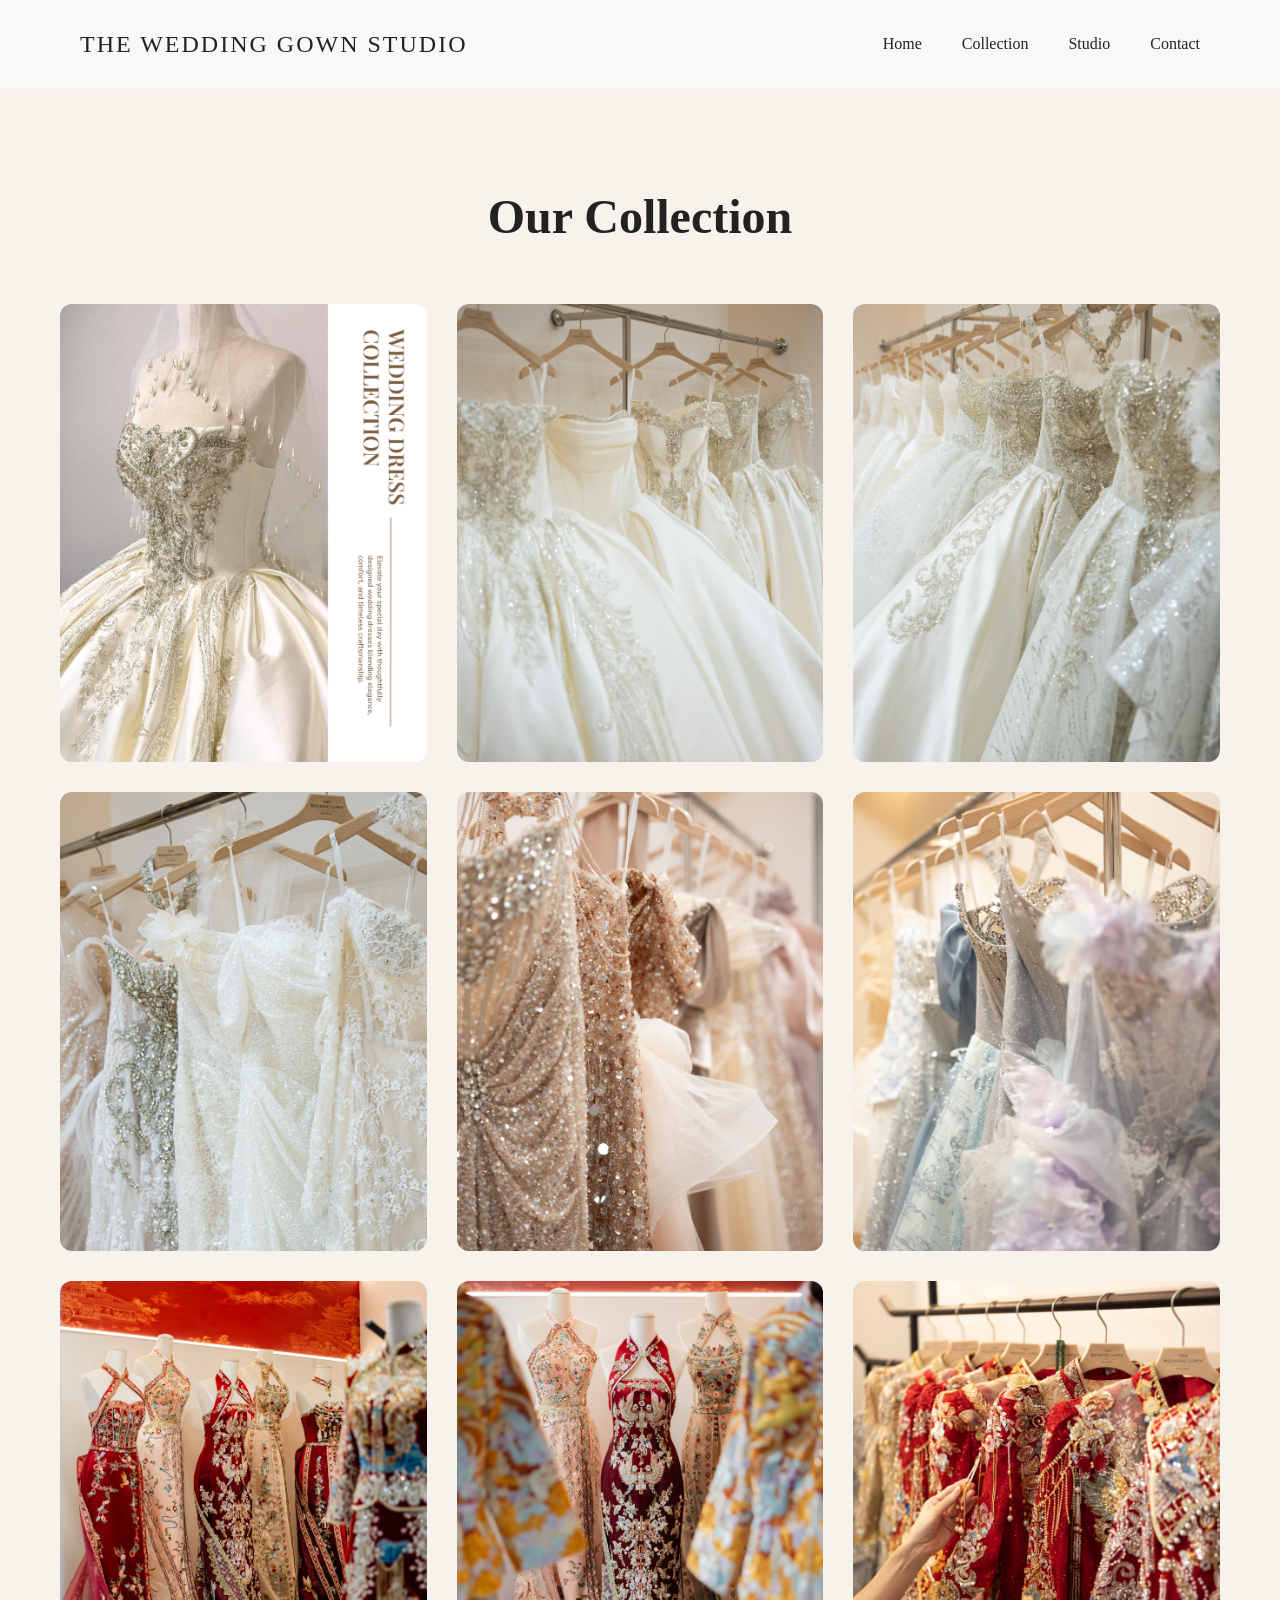
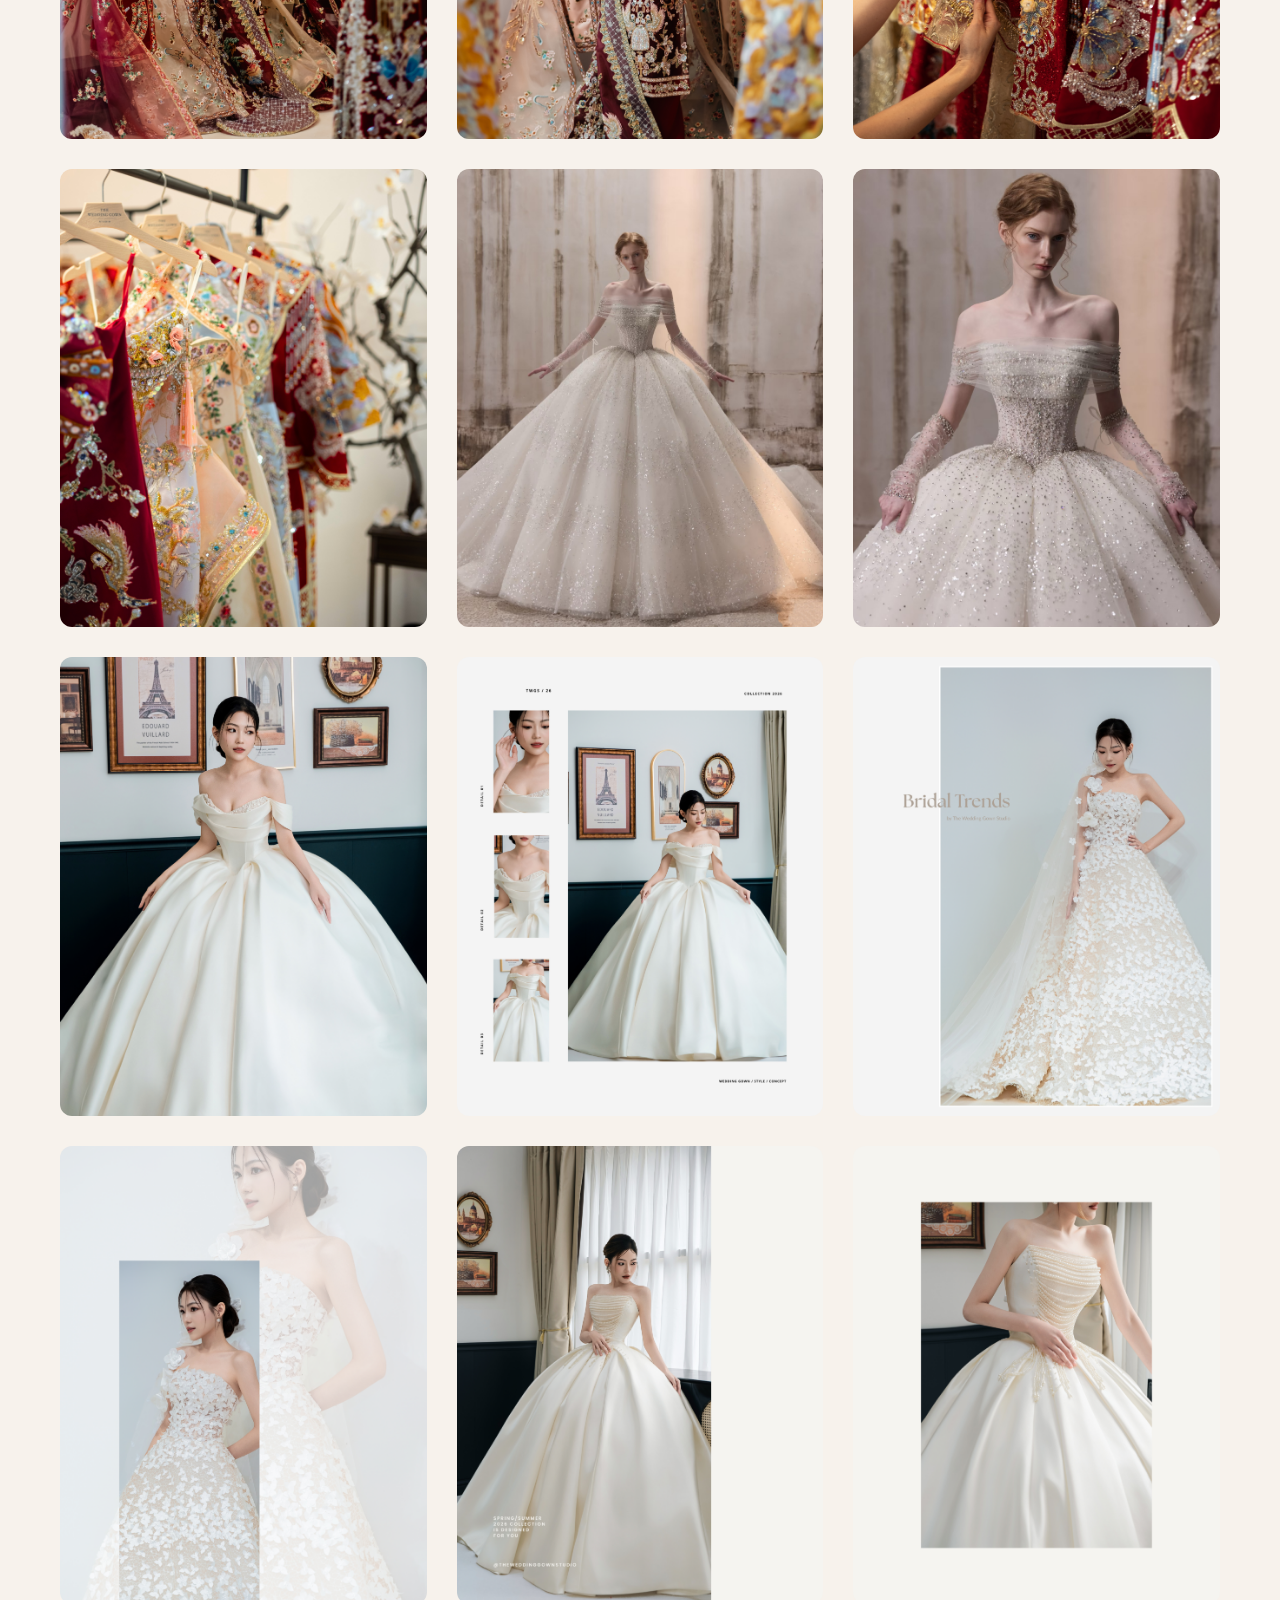
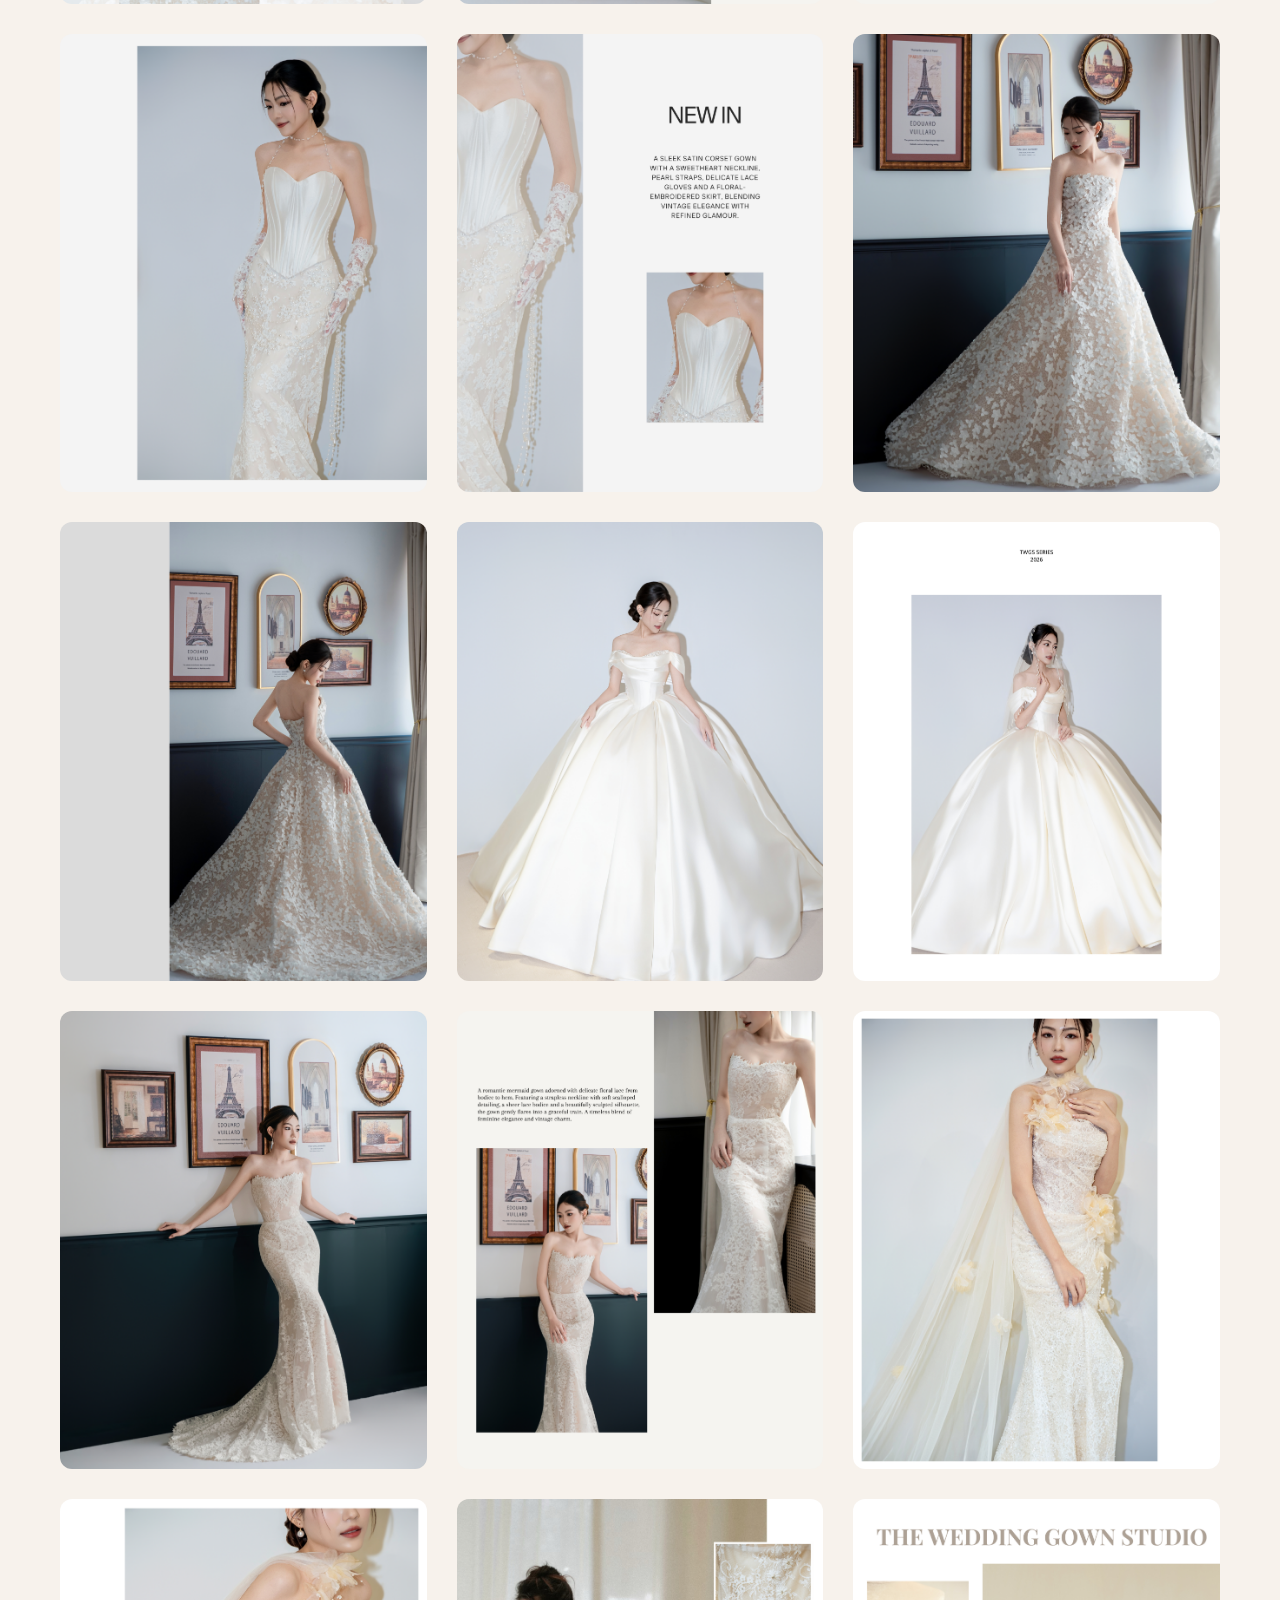
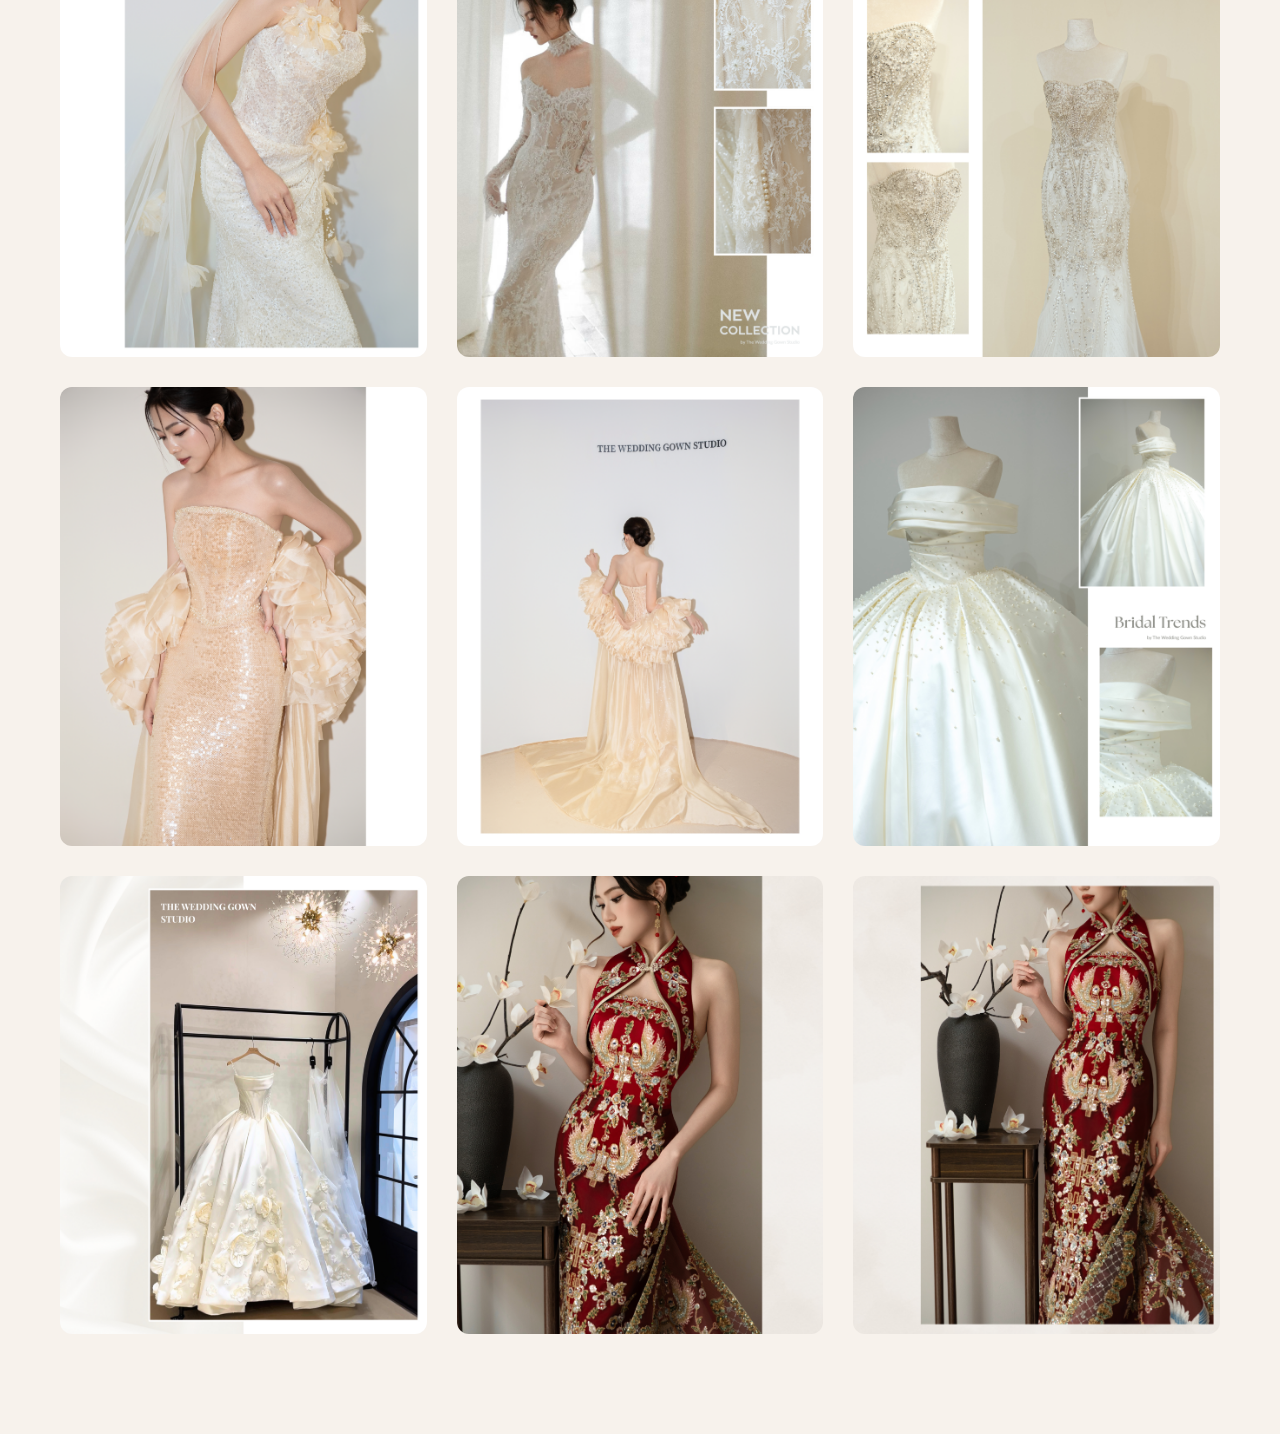
<file: collection.html>
<!DOCTYPE html>
<html lang="en">

<head>
    <meta charset="UTF-8">
    <meta name="viewport" content="width=device-width, initial-scale=1.0">

    <title>Collection | The Wedding Gown Studio</title>

    <link rel="stylesheet" href="css/style.css">
</head>

<body>

<header>
    <div class="logo">
        THE WEDDING GOWN STUDIO
    </div>

    <nav>
        <a href="index.html">Home</a>
        <a href="collection.html">Collection</a>
        <a href="studio.html">Studio</a>
        <a href="contact.html">Contact</a>
    </nav>
</header>

<section class="collection">

    <h1>Our Collection</h1>

    <div class="gallery">

        <img src="images/gowns/gown-01.jpg">

        <img src="images/gowns/gown-02.jpg">

        <img src="images/gowns/gown-03.jpg">

        <img src="images/gowns/gown-04.jpg">

        <img src="images/gowns/gown-05.jpg">

        <img src="images/gowns/gown-06.jpg">

        <img src="images/gowns/gown-07.jpg">

        <img src="images/gowns/gown-08.jpg">
        
        <img src="images/gowns/gown-09.jpg">

        <img src="images/gowns/gown-10.jpg">
        
        <img src="images/gowns/gown-11.jpg">

        <img src="images/gowns/gown-12.jpg">

        <img src="images/gowns/gown-13.jpg">

        <img src="images/gowns/gown-14.jpg">

        <img src="images/gowns/gown-15.jpg">

        <img src="images/gowns/gown-16.jpg">
        
        <img src="images/gowns/gown-17.jpg">

        <img src="images/gowns/gown-18.jpg">

        <img src="images/gowns/gown-19.jpg">

        <img src="images/gowns/gown-20.jpg">

        <img src="images/gowns/gown-21.jpg">

        <img src="images/gowns/gown-22.jpg">

        <img src="images/gowns/gown-23.jpg">

        <img src="images/gowns/gown-24.jpg">
        
        <img src="images/gowns/gown-25.jpg">

        <img src="images/gowns/gown-26.jpg">

        <img src="images/gowns/gown-27.jpg">

        <img src="images/gowns/gown-28.jpg">

        <img src="images/gowns/gown-29.jpg">

        <img src="images/gowns/gown-30.jpg">

        <img src="images/gowns/gown-31.jpg">

        <img src="images/gowns/gown-32.jpg">

        <img src="images/gowns/gown-33.jpg">

        <img src="images/gowns/gown-34.jpg">
        
        <img src="images/gowns/gown-35.jpg">

        <img src="images/gowns/gown-36.jpg">
        

    </div>

</section>

</body>

</html>
</file>
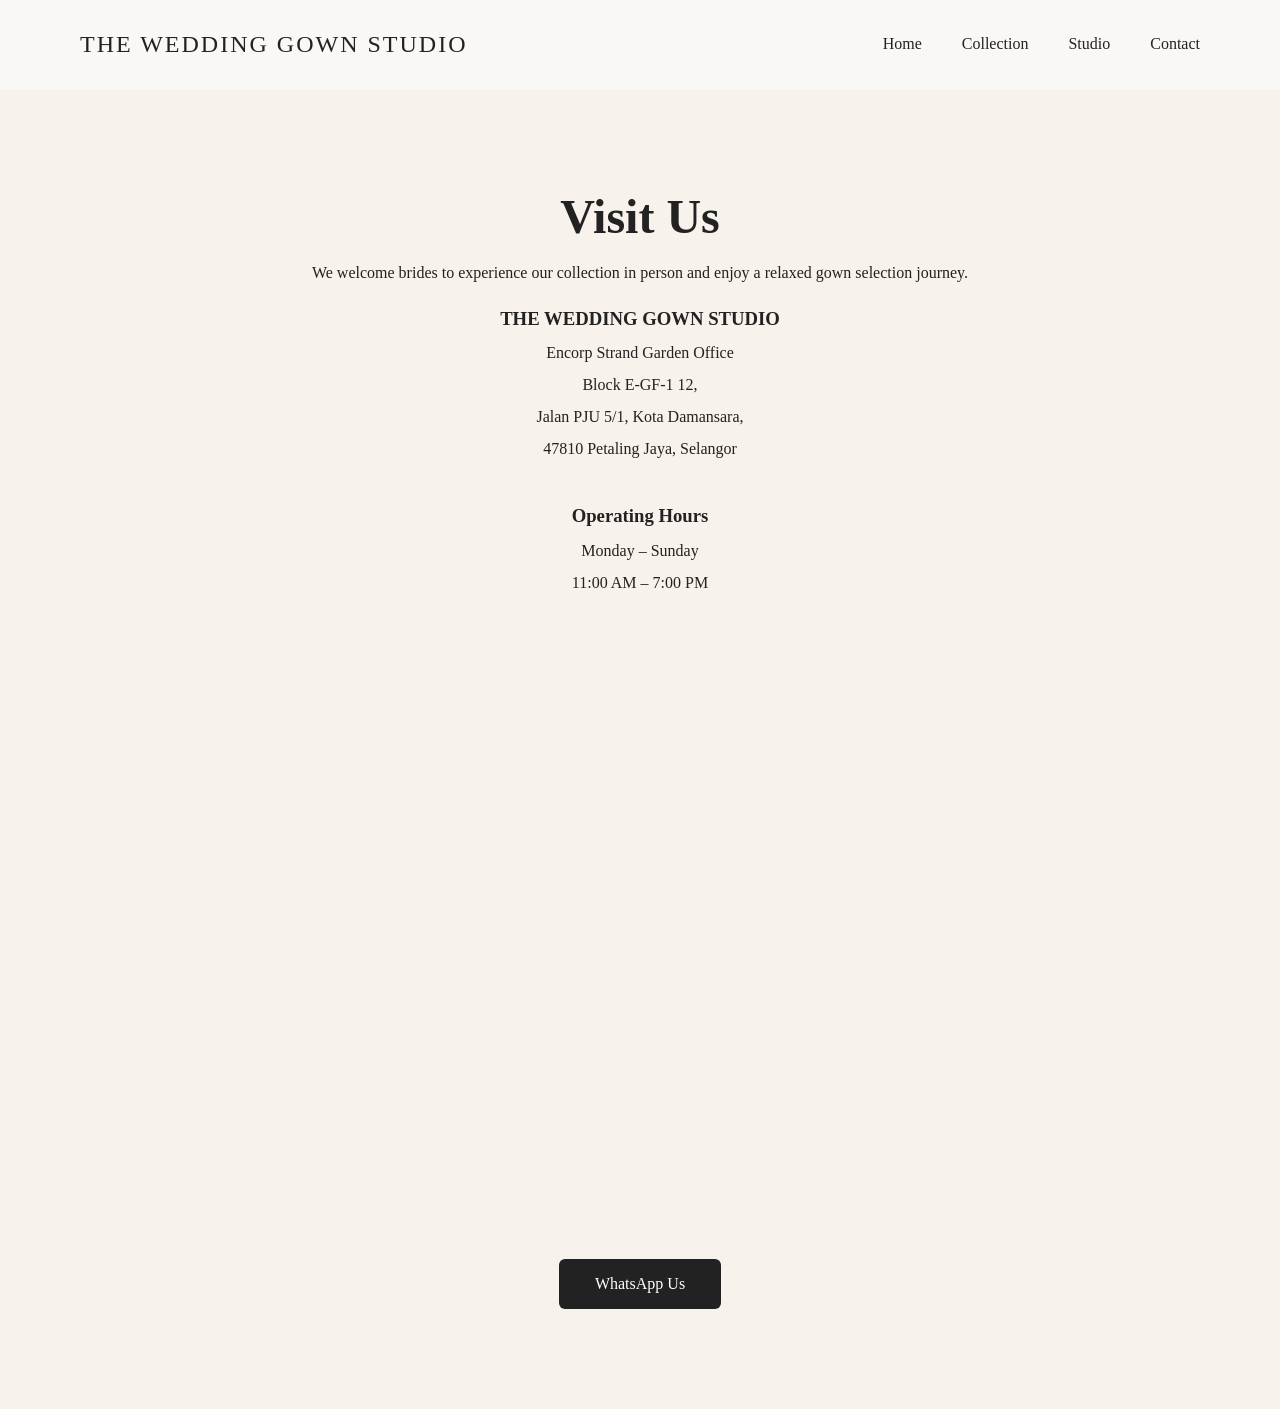
<file: contact.html>
<!DOCTYPE html>
<html lang="en">

<head>
    <meta charset="UTF-8">
    <meta name="viewport" content="width=device-width, initial-scale=1.0">
    <title>Contact | The Wedding Gown Studio</title>

    <link rel="stylesheet" href="css/style.css">
</head>

<body>

<header>
    <div class="logo">
        THE WEDDING GOWN STUDIO
    </div>

    <nav>
        <a href="index.html">Home</a>
        <a href="collection.html">Collection</a>
        <a href="studio.html">Studio</a>
        <a href="contact.html">Contact</a>
    </nav>
</header>

<section class="contact-section">

    <h1>Visit Us</h1>

    <p>
        We welcome brides to experience our collection in person and enjoy a relaxed gown selection journey.
    </p>
    <br>

    <div class="contact-info">

        <h3>THE WEDDING GOWN STUDIO</h3>
        <p>
            Encorp Strand Garden Office<br>
            Block E-GF-1 12,<br>
            Jalan PJU 5/1, Kota Damansara,<br>
            47810 Petaling Jaya, Selangor
        </p>
        <br>

      <h3>Operating Hours</h3>
        <p>
            Monday – Sunday<br>
            11:00 AM – 7:00 PM
        </p>

    </div>

    <div class="map-container">

        <iframe
            src="https://www.google.com/maps/embed?pb=!1m18!1m12!1m3!1d3983.773733582296!2d101.59421691163055!3d3.154272596807872!2m3!1f0!2f0!3f0!3m2!1i1024!2i768!4f13.1!3m3!1m2!1s0x31cc4fd5088bab65%3A0xccfa1acdd374aa95!2sThe%20Wedding%20Gown%20Studio!5e0!3m2!1sen!2smy!4v1787897755173!5m2!1sen!2smy"
            allowfullscreen=""
            loading="lazy"
            referrerpolicy="strict-origin-when-cross-origin">
        </iframe>

    </div>

    <div class="contact-button">

    <br> <br>


    <a href="https://wa.me/60162190397"
       target="_blank"
       class="whatsapp-btn">

        WhatsApp Us

    </a>

</div>

</section>

</body>

</html>
</file>
<file: css/style.css>
/* =========================
   RESET
========================= */

*{
    margin:0;
    padding:0;
    box-sizing:border-box;
}

body{
    background:#F7F2EC;
    color:#222;
    font-family:Georgia, serif;
}

/* =========================
   HEADER
========================= */

header{
    display:flex;
    justify-content:space-between;
    align-items:center;

    padding:30px 80px;
    background:#f9f8f6;
}

.logo{
    font-size:24px;
    font-weight:500;
    letter-spacing:2px;
    line-height:1.2;
}

nav{
    display:flex;
    align-items:center;
    gap:40px;
}

nav a{
    text-decoration:none;
    color:#222;
    font-size:16px;
}

.cta-btn{
    background:#222;
    color:white;
    text-decoration:none;

    padding:14px 24px;
    border-radius:4px;

    transition:0.3s;
}

.cta-btn:hover{
    background:#444;
}

/* =========================
   HERO
========================= */

.hero{
    height:100vh;

    background-image:url('../images/hero/hero-main.jpg');
    background-size:cover;
    background-position:center;

    display:flex;
    align-items:center;

    padding-left:10%;
}

.hero-content{
    background:rgba(255,255,255,0.55);

    padding:50px;
    max-width:550px;
}

.hero h1{
    font-size:4rem;
    line-height:1.1;
    margin-bottom:20px;
}

.hero p{
    font-size:1.2rem;
    margin-bottom:30px;
}

.hero-btn{
    display:inline-block;

    background:#222;
    color:white;

    text-decoration:none;

    padding:14px 28px;
}

.hero-btn:hover{
    background:#444;
}

/* =========================
   COLLECTION
========================= */

.collection{
    max-width:1400px;
    margin:auto;

    padding:100px 60px;
}

.collection h1{
    text-align:center;
    font-size:48px;

    margin-bottom:60px;
}

.gallery{
    display:grid;

    grid-template-columns:
    repeat(auto-fit,minmax(300px,1fr));

    gap:30px;
}

.gallery img {
    width: 100%;
    height: auto;

    object-fit: contain;

    display: block;

    border-radius: 12px;

    transition: 0.3s;
}

.gallery img:hover{
    transform:scale(1.02);
}

/* =========================
   STUDIO
========================= */

.studio-page{
    max-width:1400px;
    margin:auto;

    padding:100px 60px;
}

.studio-page h1{
    text-align:center;
    font-size:48px;

    margin-bottom:20px;
}

.studio-page p{
    text-align:center;
    color:#666;

    margin-bottom:60px;
}

.studio-gallery{
    display:grid;

    grid-template-columns:
    repeat(auto-fit,minmax(300px,1fr));

    gap:30px;
}

.studio-gallery img{
    width:100%;
    height:450px;

    object-fit:cover;

    border-radius:12px;
}

/* =========================
   CONTACT
========================= */

.contact-section{
    max-width:1200px;

    margin:auto;
    padding:100px 60px;

    text-align:center;
}

.contact-section h1{
    font-size:48px;
    margin-bottom:20px;
}

.contact-section .intro{
    color:#666;
    margin-bottom:60px;
}

.contact-info{
    margin-bottom:60px;

    line-height:2;
}

.contact-info h2{
    margin-bottom:15px;
}

.address{
    margin-bottom:30px;
}

.business-hours{
    margin-top:25px;
}

.business-hours h3{
    margin-bottom:10px;
}

.map-container{
    margin-top:50px;
}

.map-container iframe{
    width:100%;
    height:500px;

    border:none;
    border-radius:12px;
}

.contact-button{
    margin-top:60px;
}

.contact-button h3{
    font-size:30px;
    margin-bottom:20px;
}

.whatsapp-btn{
    display:inline-block;

    background:#222;
    color:white;

    text-decoration:none;

    padding:16px 36px;
    border-radius:6px;

    transition:0.3s;
}

.whatsapp-btn:hover{
    background:#444;
}

/* =========================
   TABLET
========================= */

@media (max-width:1024px){

    header{
        padding:25px 40px;
    }

    nav{
        gap:25px;
    }

    .hero{

        min-height:85vh;

        padding-left:5%;
        padding-right:5%;

        background-position:center center;
        background-size:cover;
    }

    .hero-content{

        max-width:500px;

        background:rgba(255,255,255,0.40);

        padding:40px;
    }

    .hero h1{
        font-size:3.2rem;
    }

    .hero p{
        font-size:1.1rem;
    }

 
/* TABLET GALLERY */

.gallery {
    display: grid;
    grid-template-columns: repeat(2, minmax(0, 1fr));
    gap: 20px;
}

.gallery img {
    width: 100%;
    height: auto;
    object-fit: contain;
    aspect-ratio: auto;
    display: block;
}

}

/* =========================
   MOBILE
========================= */

@media (max-width:768px){

    header{
        flex-direction:column;
        gap:20px;
        padding:20px;
    }

    .logo{
        font-size:18px;
        text-align:center;
    }

    nav{
        flex-wrap:wrap;
        justify-content:center;
        gap:15px;
    }

    nav a{
        font-size:14px;
    }

    .cta-btn{
        display:none;
    }

    .hero{

        min-height:100vh;

        padding:20px;

        align-items:center;
        justify-content:center;

        background-position:center center;
        background-size:cover;
    }

    .hero-content{

        width:100%;
        max-width:none;

        padding:25px;

        background:rgba(255,255,255,0.28);

    }

    .hero h1{
        font-size:2.5rem;
        line-height:1.05;
        margin-bottom:15px;
    }

    .hero p{
        font-size:1rem;
        margin-bottom:20px;
    }

    .hero-btn{
        padding:12px 24px;
    }

    .collection,
    .studio-page,
    .contact-section{
        padding:60px 20px;
    }

    .gallery img,
    .studio-gallery img{
        height:auto;
    }

    .map-container iframe{
        height:300px;
    }
}
</file>
